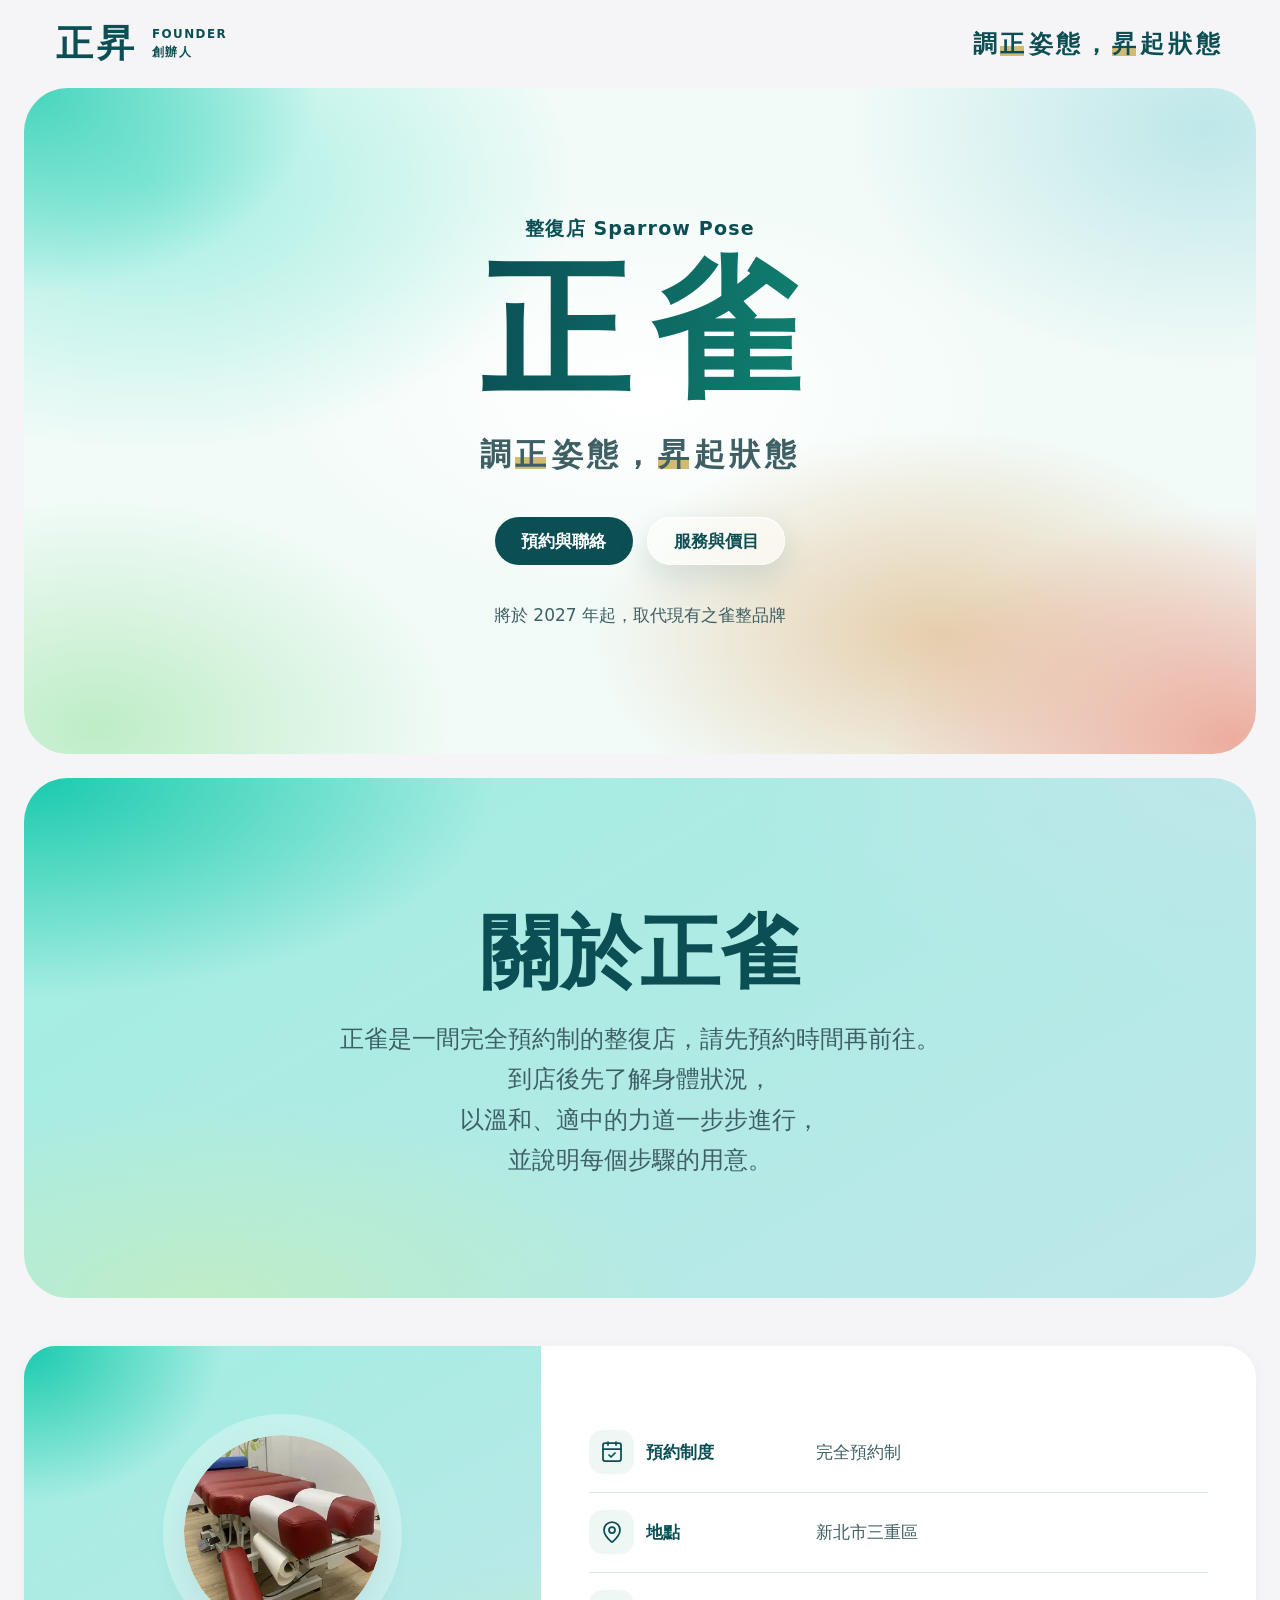
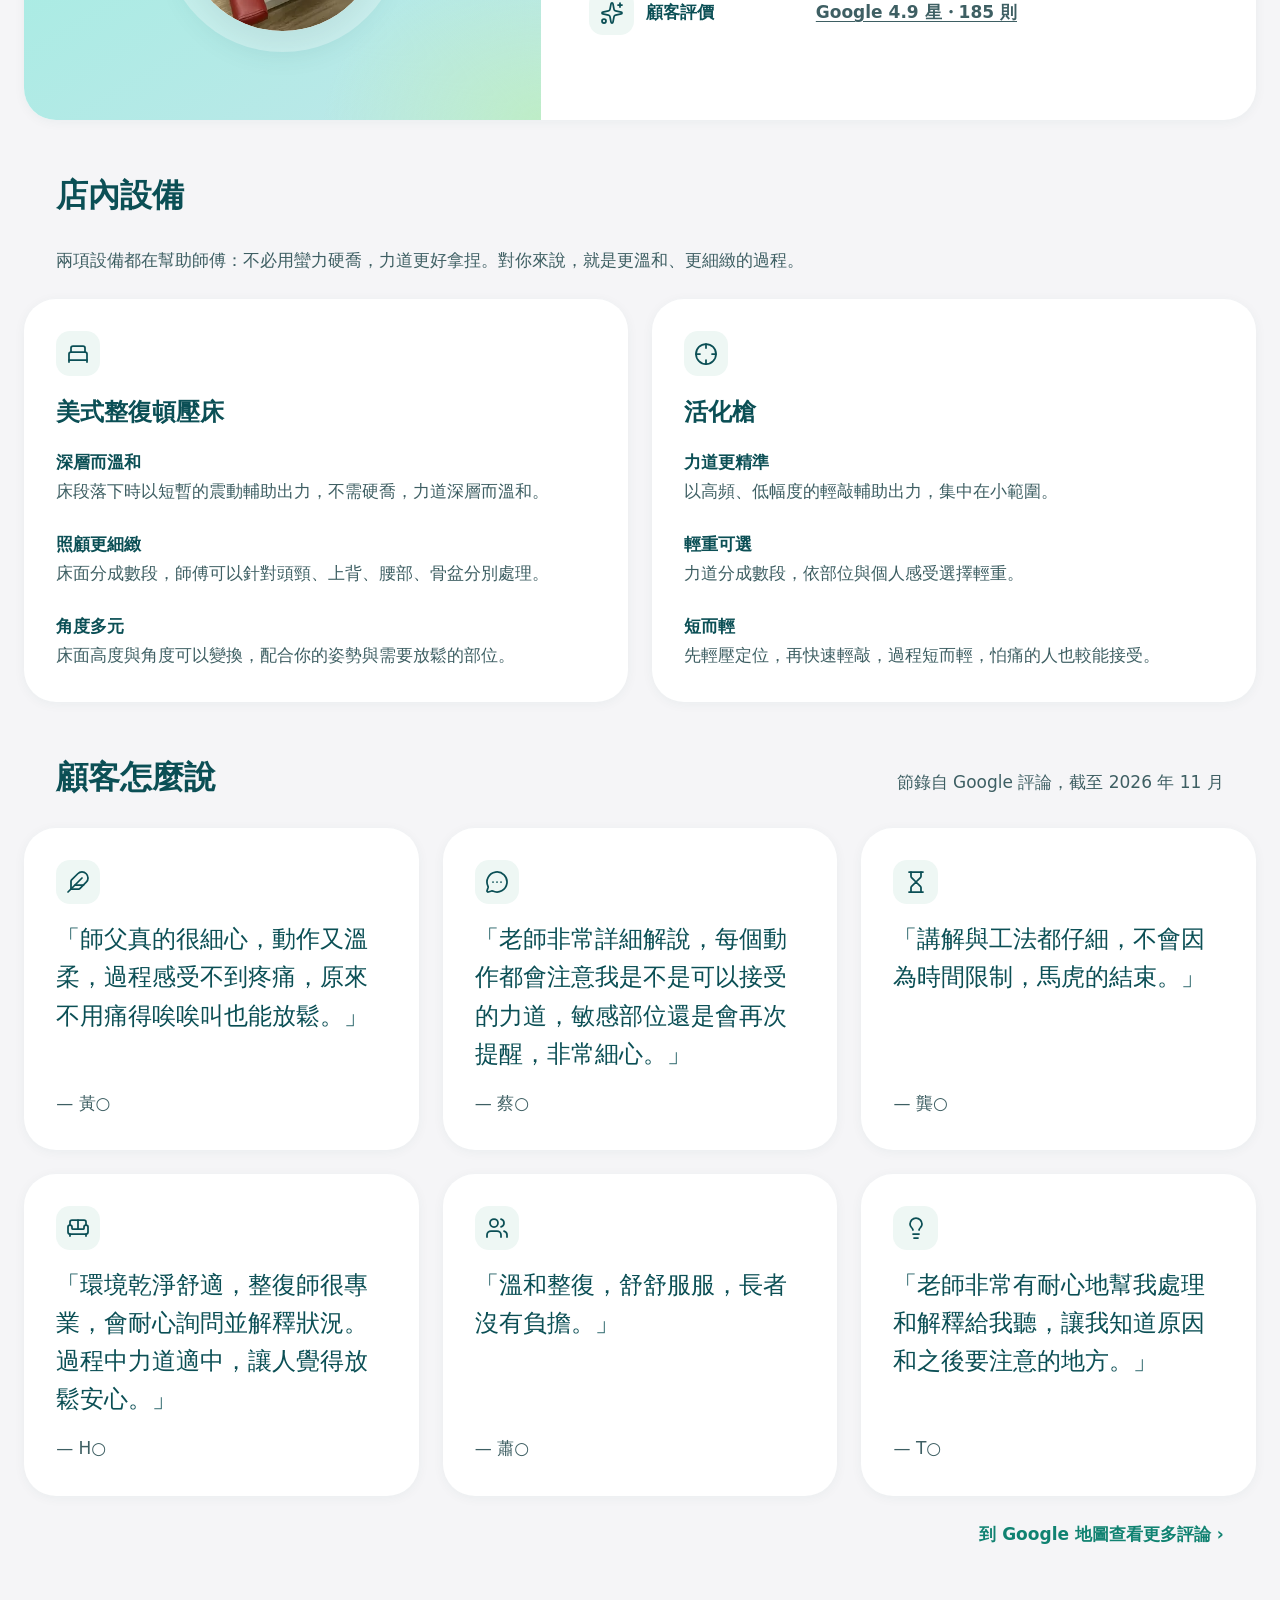
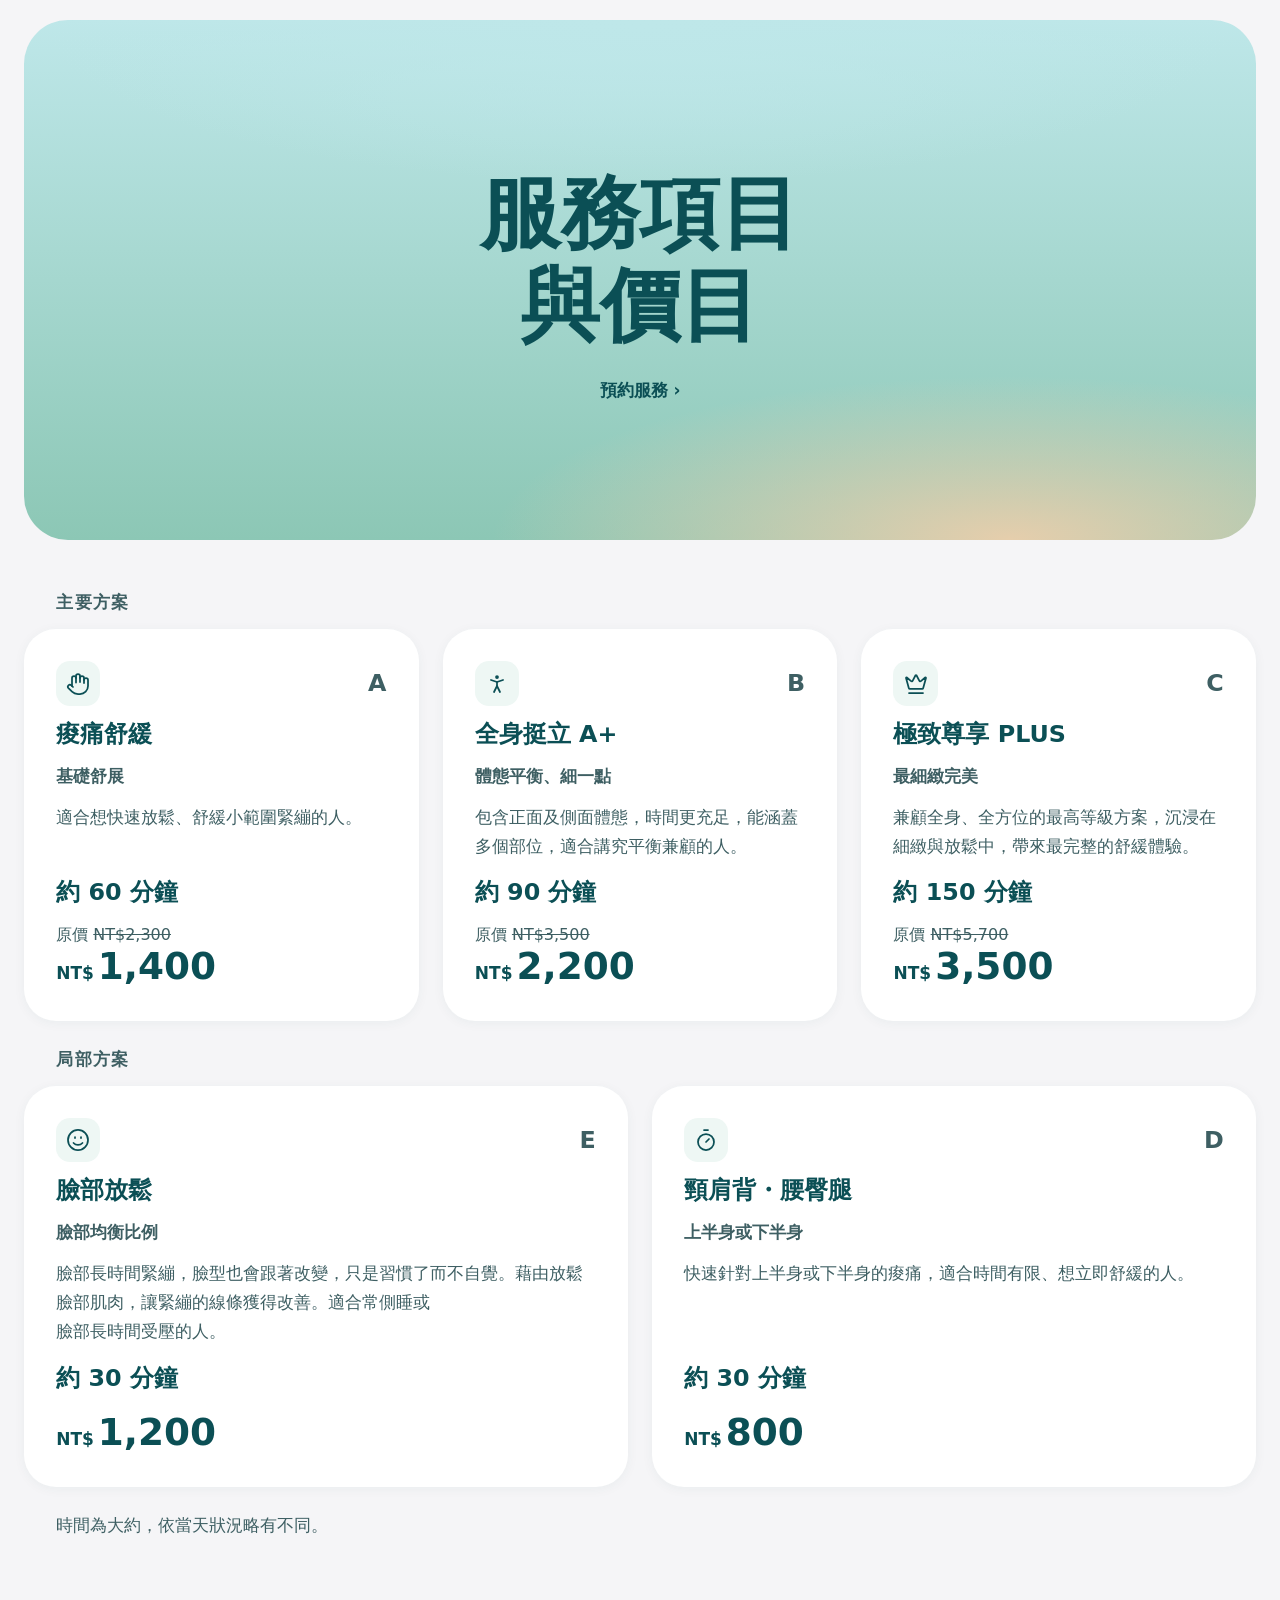
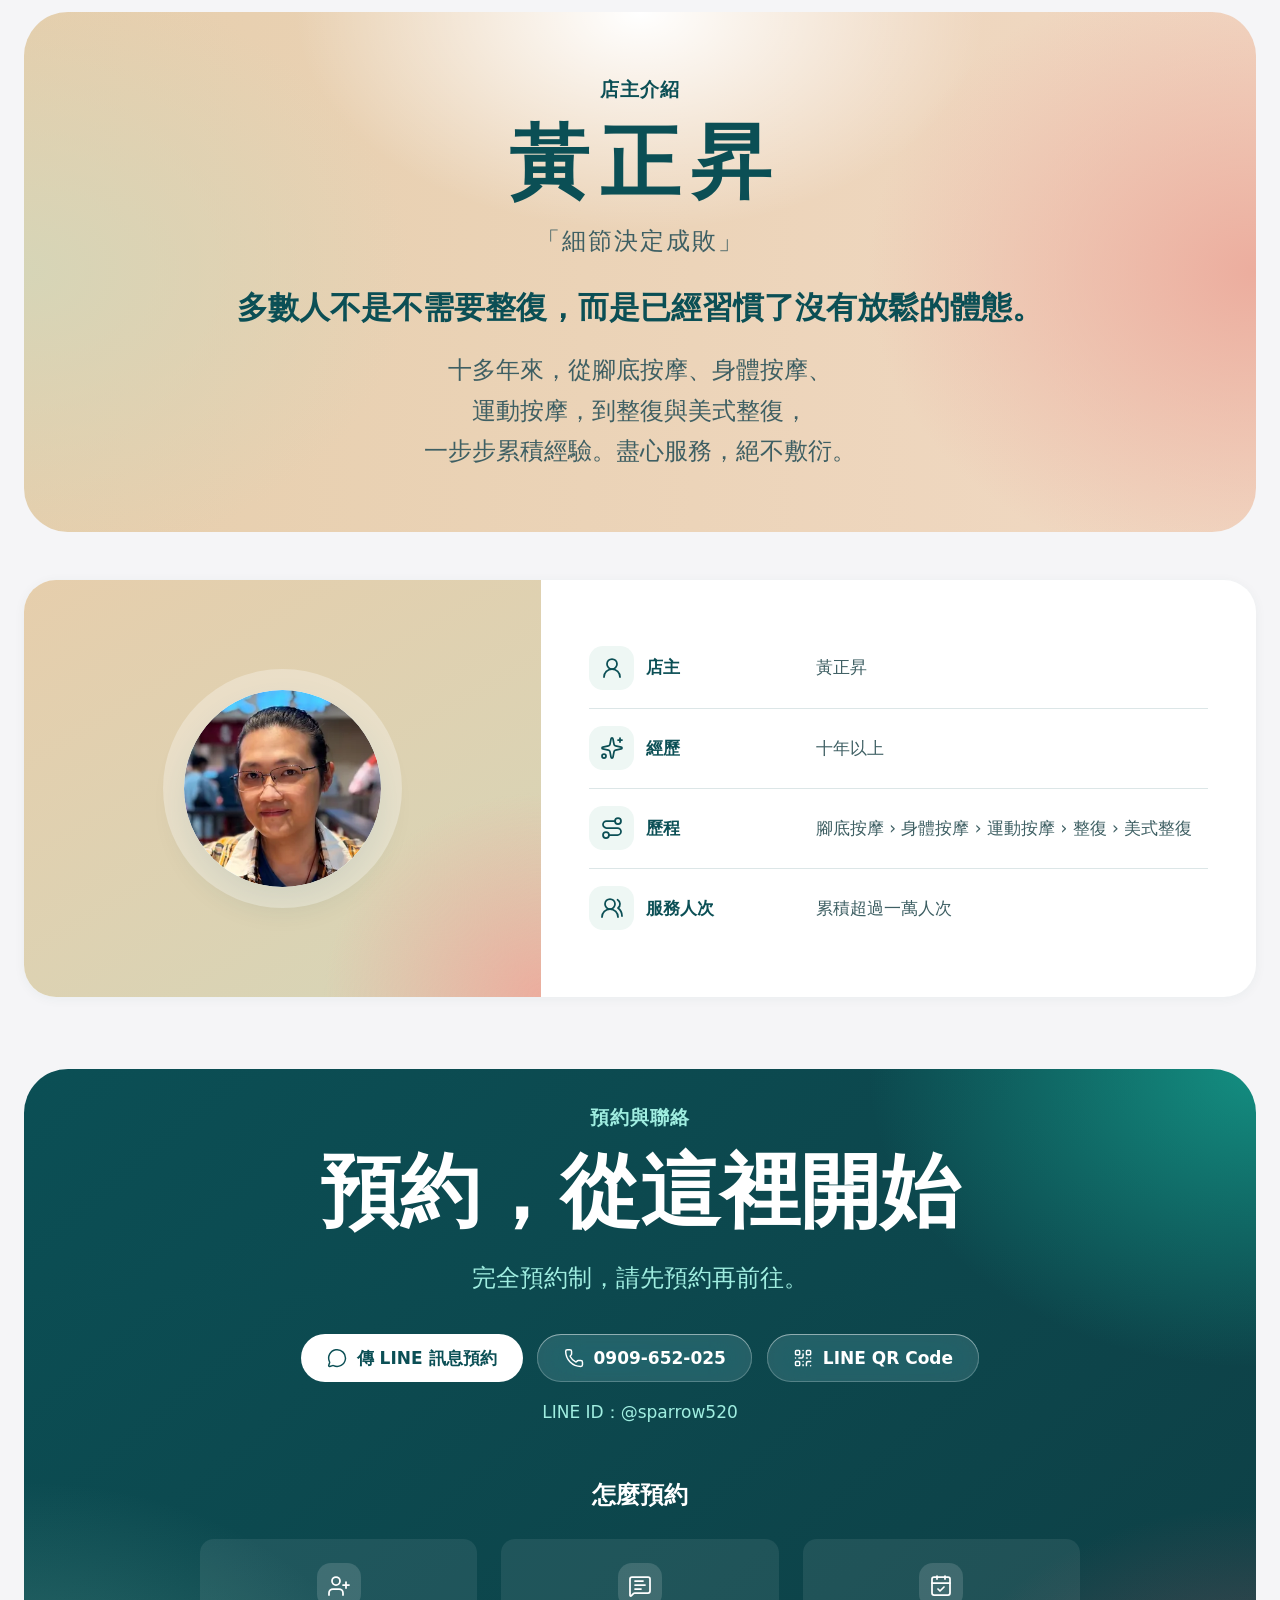
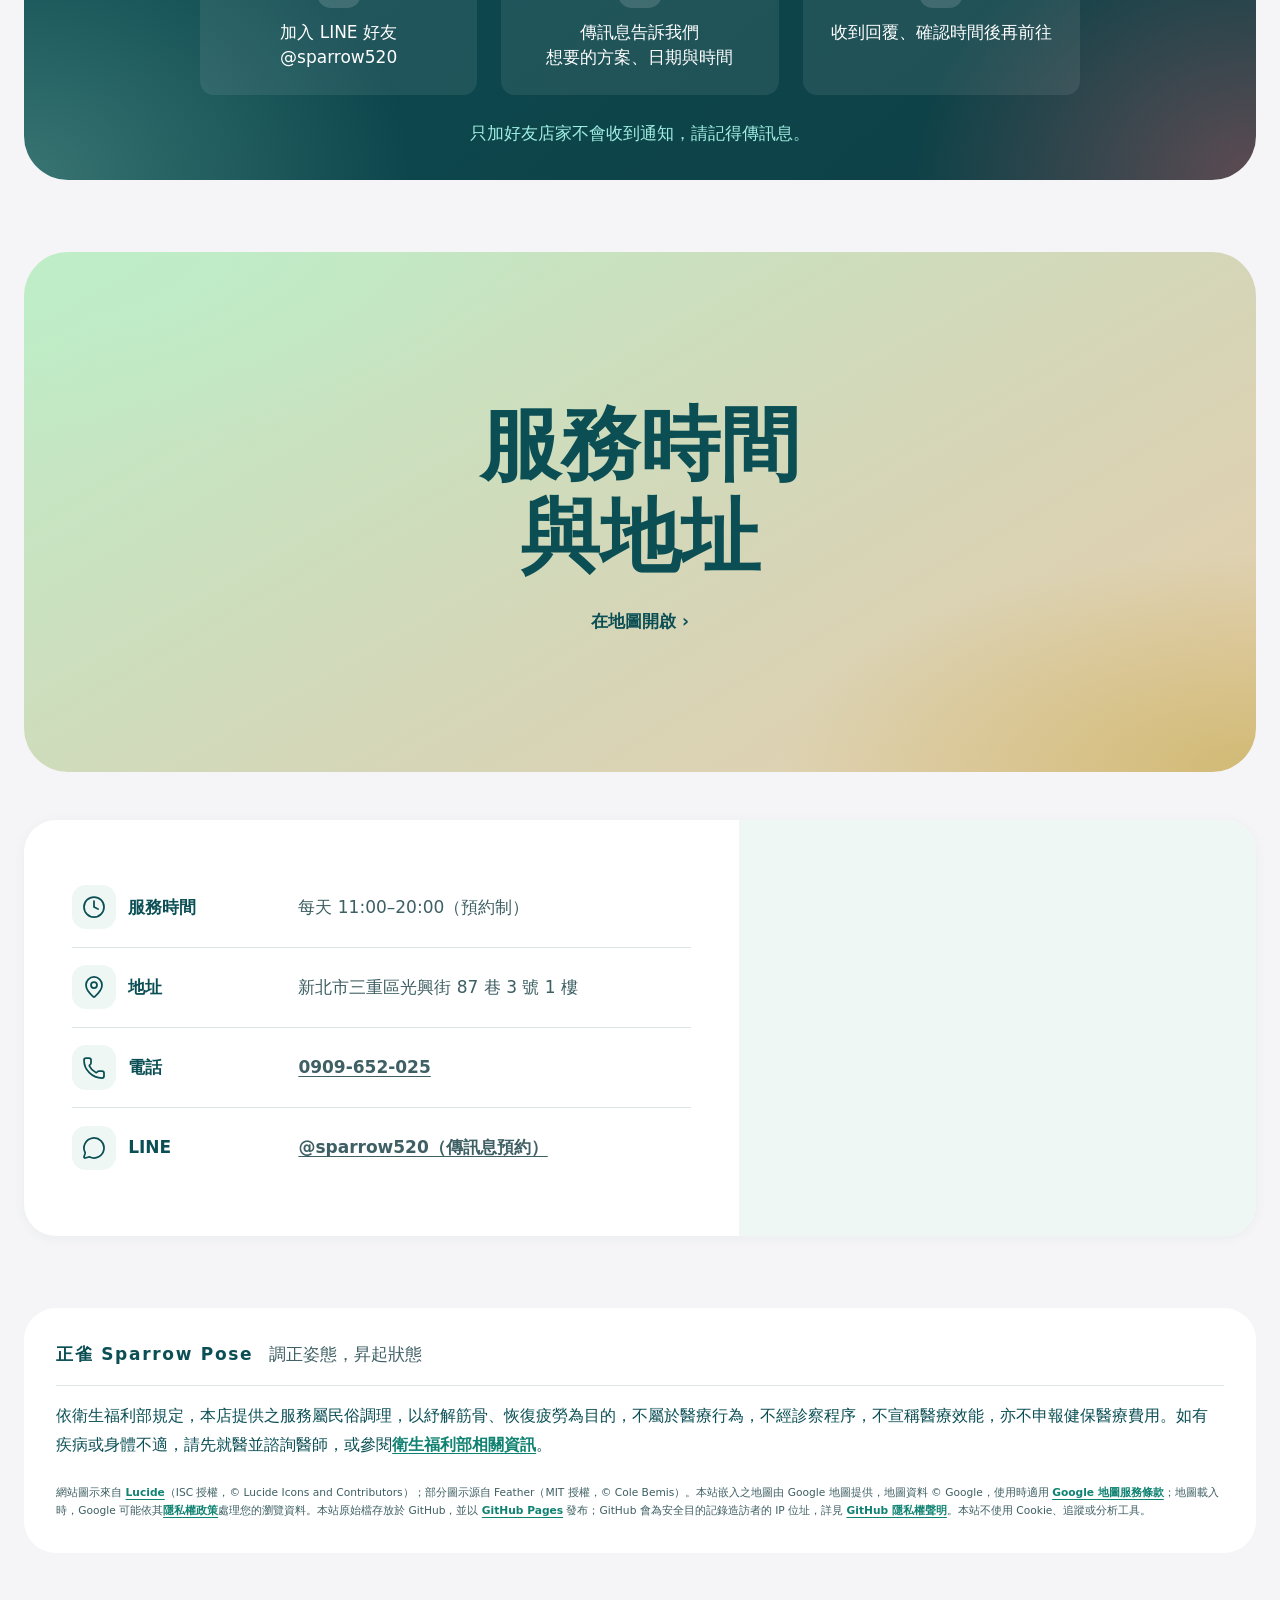
<file: index.html>
<!doctype html>
<!-- Generated by sparrowpose-website-builder from content/. Do not edit here: changes are overwritten on the next build. -->
<html lang="zh-Hant-TW">
<head>
  <meta charset="utf-8">
  <meta name="viewport" content="width=device-width, initial-scale=1">
  <title>正雀 Sparrow Pose｜調正姿態，昇起狀態</title>
  <meta name="description" content="正雀 Sparrow Pose 整復店，位於新北市三重區，完全預約制。調正姿態，昇起狀態。">
  <link rel="canonical" href="https://sparrowpose.tw/">
  <meta name="theme-color" content="#0B4F55">
  <link rel="stylesheet" href="assets/style.css?v=261110-30">
</head>
<body>
  <header class="site-bar">
    <div class="site-bar-inner">
      <p class="signature"><span class="signature-name">正昇</span><span class="signature-lines">FOUNDER<br>創辦人</span></p>
      <p class="bar-slogan">調<em class="mark">正</em>姿態，<em class="mark">昇</em>起狀態</p>
    </div>
  </header>
  <main id="main">
    <section class="band band--hero" aria-labelledby="page-title">
    <p class="eyebrow">整復店 Sparrow Pose</p>
    <h1 id="page-title" class="hero-zh">正雀</h1>
    <p class="sub sub--slogan">調<em class="mark">正</em>姿態，<wbr><em class="mark">昇</em>起狀態</p>
    <p class="btns"><a class="pill pill-dark" href="#contact">預約與聯絡</a><a class="pill glass" href="#plans">服務與價目</a></p>
    <p class="hero-note"><span class="phrase">將於 2027 年起，</span><span class="phrase">取代現有之雀整品牌</span></p>
    </section>
    <!-- Apple layout (Billy 2026-11-10): every chapter = band (eyebrow + headline) → one white split card.
         Spacing: band↔band 24px; band→its card 32/48px; card→next band 88/136px. -->
    <section class="chapter-wrap" id="about" aria-labelledby="about-title">
    <div class="band band--green">
    <h2 id="about-title" class="chapter">關於正雀</h2>
    <p class="sub"><span class="phrase">正雀是一間完全預約制的整復店，</span><span class="phrase">請先預約時間再前往。</span><br><span class="phrase">到店後先了解身體狀況，</span><span class="phrase">以溫和、適中的力道一步步進行，</span><span class="phrase">並說明每個步驟的用意。</span></p>
    </div>
    <div class="detail">
    <div class="wrap">
    <div class="split">
    <div class="panel panel--green"><span class="disc disc--photo"><img src="assets/img/room-320.webp" srcset="assets/img/room-320.webp 320w, assets/img/room-640.webp 640w" sizes="200px" width="320" height="320" alt="正雀店內的整復床" decoding="async"></span></div>
    <div class="split-text">
    <dl class="info">
    <div><dt><span class="ico"><svg class="icon" aria-hidden="true" focusable="false" xmlns="http://www.w3.org/2000/svg" viewBox="0 0 24 24" fill="none" stroke="currentColor" stroke-width="2" stroke-linecap="round" stroke-linejoin="round" ><path d="M8 2v3" /><path d="M16 2v3" /><rect x="3" y="3" width="18" height="18" rx="2" /><path d="M3 9h18" /><path d="m9 15 2 2 4-4" /></svg></span>預約制度</dt><dd>完全預約制</dd></div>
    <div><dt><span class="ico"><svg class="icon" aria-hidden="true" focusable="false" xmlns="http://www.w3.org/2000/svg" viewBox="0 0 24 24" fill="none" stroke="currentColor" stroke-width="2" stroke-linecap="round" stroke-linejoin="round" ><path d="M20 10c0 4.993-5.539 10.193-7.399 11.799a1 1 0 0 1-1.202 0C9.539 20.193 4 14.993 4 10a8 8 0 0 1 16 0" /><circle cx="12" cy="10" r="3" /></svg></span>地點</dt><dd>新北市三重區</dd></div>
    <div><dt><span class="ico"><svg class="icon" aria-hidden="true" focusable="false" xmlns="http://www.w3.org/2000/svg" viewBox="0 0 24 24" fill="none" stroke="currentColor" stroke-width="2" stroke-linecap="round" stroke-linejoin="round" ><path d="M11.017 2.814a1 1 0 0 1 1.966 0l1.051 5.558a2 2 0 0 0 1.594 1.594l5.558 1.051a1 1 0 0 1 0 1.966l-5.558 1.051a2 2 0 0 0-1.594 1.594l-1.051 5.558a1 1 0 0 1-1.966 0l-1.051-5.558a2 2 0 0 0-1.594-1.594l-5.558-1.051a1 1 0 0 1 0-1.966l5.558-1.051a2 2 0 0 0 1.594-1.594z" /><path d="M20 2v4" /><path d="M22 4h-4" /><circle cx="4" cy="20" r="2" /></svg></span>顧客評價</dt><dd><a href="https://www.google.com/maps?cid=9633744273917175349">Google 4.9 星・185 則</a></dd></div>
    </dl>
    </div>
    </div>
    <div class="quotes-head"><h3 class="quotes-title">店內設備</h3></div>
    <p class="features-lead"><span class="phrase">兩項設備都在幫助師傅：</span><span class="phrase">不必用蠻力硬喬，</span><span class="phrase">力道更好拿捏。</span><span class="phrase">對你來說，</span><span class="phrase">就是更溫和、</span><span class="phrase">更細緻的過程。</span></p>
    <div class="quotes features">
    <article class="quote feature"><span class="ico"><svg class="icon" aria-hidden="true" focusable="false" xmlns="http://www.w3.org/2000/svg" viewBox="0 0 24 24" fill="none" stroke="currentColor" stroke-width="2" stroke-linecap="round" stroke-linejoin="round" ><path d="M3 20v-8a2 2 0 0 1 2-2h14a2 2 0 0 1 2 2v8" /><path d="M5 10V6a2 2 0 0 1 2-2h10a2 2 0 0 1 2 2v4" /><path d="M3 18h18" /></svg></span><h4 class="feature-title">美式整復頓壓床</h4><ul class="feature-list"><li><strong>深層而溫和</strong>床段落下時以短暫的震動輔助出力，不需硬喬，力道深層而溫和。</li><li><strong>照顧更細緻</strong>床面分成數段，師傅可以針對頭頸、上背、腰部、骨盆分別處理。</li><li><strong>角度多元</strong>床面高度與角度可以變換，配合你的姿勢與需要放鬆的部位。</li></ul></article>
    <article class="quote feature"><span class="ico"><svg class="icon" aria-hidden="true" focusable="false" xmlns="http://www.w3.org/2000/svg" viewBox="0 0 24 24" fill="none" stroke="currentColor" stroke-width="2" stroke-linecap="round" stroke-linejoin="round" ><circle cx="12" cy="12" r="10" /><line x1="22" x2="18" y1="12" y2="12" /><line x1="6" x2="2" y1="12" y2="12" /><line x1="12" x2="12" y1="6" y2="2" /><line x1="12" x2="12" y1="22" y2="18" /></svg></span><h4 class="feature-title">活化槍</h4><ul class="feature-list"><li><strong>力道更精準</strong>以高頻、低幅度的輕敲輔助出力，集中在小範圍。</li><li><strong>輕重可選</strong>力道分成數段，依部位與個人感受選擇輕重。</li><li><strong>短而輕</strong>先輕壓定位，再快速輕敲，過程短而輕，怕痛的人也較能接受。</li></ul></article>
    </div>
    <div class="quotes-head"><h3 class="quotes-title">顧客怎麼說</h3><p class="quotes-meta">節錄自 Google 評論，截至 2026 年 11 月</p></div>
    <div class="quotes">
    <figure class="quote"><span class="ico"><svg class="icon" aria-hidden="true" focusable="false" xmlns="http://www.w3.org/2000/svg" viewBox="0 0 24 24" fill="none" stroke="currentColor" stroke-width="2" stroke-linecap="round" stroke-linejoin="round" ><path d="M14.086 18.412A2 2 0 0112.67 19H5v-7.672a2 2 0 01.586-1.414L11.75 3.75a6 6 0 118.49 8.49z" /><path d="M16 8 2 22" /><path d="M17.488 15H9" /></svg></span><blockquote>師父真的很細心，動作又溫柔，過程感受不到疼痛，原來不用痛得唉唉叫也能放鬆。</blockquote><figcaption>黃○</figcaption></figure>
    <figure class="quote"><span class="ico"><svg class="icon" aria-hidden="true" focusable="false" xmlns="http://www.w3.org/2000/svg" viewBox="0 0 24 24" fill="none" stroke="currentColor" stroke-width="2" stroke-linecap="round" stroke-linejoin="round" ><path d="M2.992 16.342a2 2 0 0 1 .094 1.167l-1.065 3.29a1 1 0 0 0 1.236 1.168l3.413-.998a2 2 0 0 1 1.099.092 10 10 0 1 0-4.777-4.719" /><path d="M8 12h.01" /><path d="M12 12h.01" /><path d="M16 12h.01" /></svg></span><blockquote>老師非常詳細解說，每個動作都會注意我是不是可以接受的力道，敏感部位還是會再次提醒，非常細心。</blockquote><figcaption>蔡○</figcaption></figure>
    <figure class="quote"><span class="ico"><svg class="icon" aria-hidden="true" focusable="false" xmlns="http://www.w3.org/2000/svg" viewBox="0 0 24 24" fill="none" stroke="currentColor" stroke-width="2" stroke-linecap="round" stroke-linejoin="round" ><path d="M5 22h14" /><path d="M5 2h14" /><path d="M17 22v-4.172a2 2 0 0 0-.586-1.414L12 12l-4.414 4.414A2 2 0 0 0 7 17.828V22" /><path d="M7 2v4.172a2 2 0 0 0 .586 1.414L12 12l4.414-4.414A2 2 0 0 0 17 6.172V2" /></svg></span><blockquote>講解與工法都仔細，不會因為時間限制，馬虎的結束。</blockquote><figcaption>龔○</figcaption></figure>
    <figure class="quote"><span class="ico"><svg class="icon" aria-hidden="true" focusable="false" xmlns="http://www.w3.org/2000/svg" viewBox="0 0 24 24" fill="none" stroke="currentColor" stroke-width="2" stroke-linecap="round" stroke-linejoin="round" ><path d="M20 9V6a2 2 0 0 0-2-2H6a2 2 0 0 0-2 2v3" /><path d="M2 16a2 2 0 0 0 2 2h16a2 2 0 0 0 2-2v-5a2 2 0 0 0-4 0v1.5a.5.5 0 0 1-.5.5h-11a.5.5 0 0 1-.5-.5V11a2 2 0 0 0-4 0z" /><path d="M4 18v2" /><path d="M20 18v2" /><path d="M12 4v9" /></svg></span><blockquote>環境乾淨舒適，整復師很專業，會耐心詢問並解釋狀況。過程中力道適中，讓人覺得放鬆安心。</blockquote><figcaption>H○</figcaption></figure>
    <figure class="quote"><span class="ico"><svg class="icon" aria-hidden="true" focusable="false" xmlns="http://www.w3.org/2000/svg" viewBox="0 0 24 24" fill="none" stroke="currentColor" stroke-width="2" stroke-linecap="round" stroke-linejoin="round" ><path d="M16 21v-2a4 4 0 0 0-4-4H6a4 4 0 0 0-4 4v2" /><path d="M16 3.128a4 4 0 0 1 0 7.744" /><path d="M22 21v-2a4 4 0 0 0-3-3.87" /><circle cx="9" cy="7" r="4" /></svg></span><blockquote>溫和整復，舒舒服服，長者沒有負擔。</blockquote><figcaption>蕭○</figcaption></figure>
    <figure class="quote"><span class="ico"><svg class="icon" aria-hidden="true" focusable="false" xmlns="http://www.w3.org/2000/svg" viewBox="0 0 24 24" fill="none" stroke="currentColor" stroke-width="2" stroke-linecap="round" stroke-linejoin="round" ><path d="M15 14c.2-1 .7-1.7 1.5-2.5 1-.9 1.5-2.2 1.5-3.5A6 6 0 0 0 6 8c0 1 .2 2.2 1.5 3.5.7.7 1.3 1.5 1.5 2.5" /><path d="M9 18h6" /><path d="M10 22h4" /></svg></span><blockquote>老師非常有耐心地幫我處理和解釋給我聽，讓我知道原因和之後要注意的地方。</blockquote><figcaption>T○</figcaption></figure>
    </div>
    <p class="quotes-more"><a class="more" href="https://www.google.com/maps?cid=9633744273917175349">到 Google 地圖查看更多評論 ›</a></p>
    </div>
    </div>
    </section>
    <section class="chapter-wrap" id="services" aria-labelledby="services-title">
    <div class="band band--sage">
    <h2 id="services-title" class="chapter">服務項目<br>與價目</h2>
    <p class="band-link"><a class="more" href="#contact">預約服務 ›</a></p>
    </div>
    <div class="detail">
    <div class="wrap">
    <h3 class="plans-label" id="plans">主要方案</h3>
    <div class="plans plans--main">
    <article class="plan"><div class="plan-head"><span class="ico"><svg class="icon" aria-hidden="true" focusable="false" xmlns="http://www.w3.org/2000/svg" viewBox="0 0 24 24" fill="none" stroke="currentColor" stroke-width="2" stroke-linecap="round" stroke-linejoin="round" ><path d="M18 11V6a2 2 0 0 0-2-2a2 2 0 0 0-2 2" /><path d="M14 10V4a2 2 0 0 0-2-2a2 2 0 0 0-2 2v2" /><path d="M10 10.5V6a2 2 0 0 0-2-2a2 2 0 0 0-2 2v8" /><path d="M18 8a2 2 0 1 1 4 0v6a8 8 0 0 1-8 8h-2c-2.8 0-4.5-.86-5.99-2.34l-3.6-3.6a2 2 0 0 1 2.83-2.82L7 15" /></svg></span><p class="plan-code"><span class="vh">方案 </span>A</p></div><h4 class="plan-title">痠痛舒緩</h4><p class="plan-tag">基礎舒展</p><p class="plan-desc">適合想快速放鬆、舒緩小範圍緊繃的人。</p><p class="plan-name">約 60 分鐘</p><p class="plan-price"><span class="plan-orig">原價 <del>NT$2,300</del></span><span class="plan-now"><span class="plan-cur">NT$</span>1,400</span></p></article>
    <article class="plan"><div class="plan-head"><span class="ico"><svg class="icon" aria-hidden="true" focusable="false" xmlns="http://www.w3.org/2000/svg" viewBox="0 0 24 24" fill="none" stroke="currentColor" stroke-width="2" stroke-linecap="round" stroke-linejoin="round" ><circle cx="12" cy="5" r="1" /><path d="m9 20 3-6 3 6" /><path d="m6 8 6 2 6-2" /><path d="M12 10v4" /></svg></span><p class="plan-code"><span class="vh">方案 </span>B</p></div><h4 class="plan-title">全身挺立 A+</h4><p class="plan-tag">體態平衡、細一點</p><p class="plan-desc">包含正面及側面體態，時間更充足，能涵蓋多個部位，適合講究平衡兼顧的人。</p><p class="plan-name">約 90 分鐘</p><p class="plan-price"><span class="plan-orig">原價 <del>NT$3,500</del></span><span class="plan-now"><span class="plan-cur">NT$</span>2,200</span></p></article>
    <article class="plan"><div class="plan-head"><span class="ico"><svg class="icon" aria-hidden="true" focusable="false" xmlns="http://www.w3.org/2000/svg" viewBox="0 0 24 24" fill="none" stroke="currentColor" stroke-width="2" stroke-linecap="round" stroke-linejoin="round" ><path d="M11.562 3.266a.5.5 0 0 1 .876 0L15.39 8.87a1 1 0 0 0 1.516.294L21.183 5.5a.5.5 0 0 1 .798.519l-2.834 10.246a1 1 0 0 1-.956.734H5.81a1 1 0 0 1-.957-.734L2.02 6.02a.5.5 0 0 1 .798-.519l4.276 3.664a1 1 0 0 0 1.516-.294z" /><path d="M5 21h14" /></svg></span><p class="plan-code"><span class="vh">方案 </span>C</p></div><h4 class="plan-title">極致尊享 PLUS</h4><p class="plan-tag">最細緻完美</p><p class="plan-desc">兼顧全身、全方位的最高等級方案，沉浸在細緻與放鬆中，帶來最完整的舒緩體驗。</p><p class="plan-name">約 150 分鐘</p><p class="plan-price"><span class="plan-orig">原價 <del>NT$5,700</del></span><span class="plan-now"><span class="plan-cur">NT$</span>3,500</span></p></article>
    </div>
    <h3 class="plans-label">局部方案</h3>
    <div class="plans plans--extra">
    <article class="plan"><div class="plan-head"><span class="ico"><svg class="icon" aria-hidden="true" focusable="false" xmlns="http://www.w3.org/2000/svg" viewBox="0 0 24 24" fill="none" stroke="currentColor" stroke-width="2" stroke-linecap="round" stroke-linejoin="round" ><path d="M15 10V9" /><path d="M16.472 15a6 6 0 01-8.943 0" /><path d="M9 10V9" /><circle cx="12" cy="12" r="10" /></svg></span><p class="plan-code"><span class="vh">方案 </span>E</p></div><h4 class="plan-title">臉部放鬆</h4><p class="plan-tag">臉部均衡比例</p><p class="plan-desc">臉部長時間緊繃，臉型也會跟著改變，只是習慣了而不自覺。藉由放鬆臉部肌肉，讓緊繃的線條獲得改善。<span class="phrase">適合常側睡或</span><span class="phrase">臉部長時間受壓的人。</span></p><p class="plan-name">約 30 分鐘</p><p class="plan-price"><span class="plan-now"><span class="plan-cur">NT$</span>1,200</span></p></article>
    <article class="plan"><div class="plan-head"><span class="ico"><svg class="icon" aria-hidden="true" focusable="false" xmlns="http://www.w3.org/2000/svg" viewBox="0 0 24 24" fill="none" stroke="currentColor" stroke-width="2" stroke-linecap="round" stroke-linejoin="round" ><line x1="10" x2="14" y1="2" y2="2" /><line x1="12" x2="15" y1="14" y2="11" /><circle cx="12" cy="14" r="8" /></svg></span><p class="plan-code"><span class="vh">方案 </span>D</p></div><h4 class="plan-title">頸肩背・腰臀腿</h4><p class="plan-tag">上半身或下半身</p><p class="plan-desc">快速針對上半身或下半身的痠痛，適合時間有限、想立即舒緩的人。</p><p class="plan-name">約 30 分鐘</p><p class="plan-price"><span class="plan-now"><span class="plan-cur">NT$</span>800</span></p></article>
    </div>
    <p class="plans-note">時間為大約，依當天狀況略有不同。</p>
    </div>
    </div>
    </section>
    <section class="chapter-wrap" id="owner" aria-labelledby="owner-title">
    <div class="band band--warm">
    <p class="eyebrow">店主介紹</p>
    <h2 id="owner-title" class="chapter chapter--name">黃正昇</h2>
    <p class="motto">「細節決定成敗」</p>
    <p class="statement"><span class="phrase">多數人不是不需要整復，</span><span class="phrase">而是已經習慣了</span><span class="phrase">沒有放鬆的體態。</span></p>
    <p class="sub"><span class="phrase">十多年來，</span><span class="phrase">從腳底按摩、身體按摩、</span><span class="phrase">運動按摩，</span><span class="phrase">到整復與美式整復，</span><span class="phrase">一步步累積經驗。</span><span class="phrase">盡心服務，</span><span class="phrase">絕不敷衍。</span></p>
    </div>
    <div class="detail">
    <div class="wrap">
    <div class="split">
    <div class="panel panel--warm"><span class="disc disc--photo"><img src="assets/img/owner-320.webp" srcset="assets/img/owner-320.webp 320w, assets/img/owner-640.webp 640w" sizes="200px" width="320" height="320" alt="店主黃正昇" decoding="async"></span></div>
    <div class="split-text">
    <dl class="info">
    <div><dt><span class="ico"><svg class="icon" aria-hidden="true" focusable="false" xmlns="http://www.w3.org/2000/svg" viewBox="0 0 24 24" fill="none" stroke="currentColor" stroke-width="2" stroke-linecap="round" stroke-linejoin="round" ><circle cx="12" cy="8" r="5" /><path d="M20 21a8 8 0 0 0-16 0" /></svg></span>店主</dt><dd>黃正昇</dd></div>
    <div><dt><span class="ico"><svg class="icon" aria-hidden="true" focusable="false" xmlns="http://www.w3.org/2000/svg" viewBox="0 0 24 24" fill="none" stroke="currentColor" stroke-width="2" stroke-linecap="round" stroke-linejoin="round" ><path d="M11.017 2.814a1 1 0 0 1 1.966 0l1.051 5.558a2 2 0 0 0 1.594 1.594l5.558 1.051a1 1 0 0 1 0 1.966l-5.558 1.051a2 2 0 0 0-1.594 1.594l-1.051 5.558a1 1 0 0 1-1.966 0l-1.051-5.558a2 2 0 0 0-1.594-1.594l-5.558-1.051a1 1 0 0 1 0-1.966l5.558-1.051a2 2 0 0 0 1.594-1.594z" /><path d="M20 2v4" /><path d="M22 4h-4" /><circle cx="4" cy="20" r="2" /></svg></span>經歷</dt><dd>十年以上</dd></div>
    <div><dt><span class="ico"><svg class="icon" aria-hidden="true" focusable="false" xmlns="http://www.w3.org/2000/svg" viewBox="0 0 24 24" fill="none" stroke="currentColor" stroke-width="2" stroke-linecap="round" stroke-linejoin="round" ><circle cx="6" cy="19" r="3" /><path d="M9 19h8.5a3.5 3.5 0 0 0 0-7h-11a3.5 3.5 0 0 1 0-7H15" /><circle cx="18" cy="5" r="3" /></svg></span>歷程</dt><dd><span><span class="phrase">腳底按摩 ›</span> <span class="phrase">身體按摩 ›</span> <span class="phrase">運動按摩 ›</span> <span class="phrase">整復 ›</span> <span class="phrase">美式整復</span></span></dd></div>
    <div><dt><span class="ico"><svg class="icon" aria-hidden="true" focusable="false" xmlns="http://www.w3.org/2000/svg" viewBox="0 0 24 24" fill="none" stroke="currentColor" stroke-width="2" stroke-linecap="round" stroke-linejoin="round" ><path d="M18 21a8 8 0 0 0-16 0" /><circle cx="10" cy="8" r="5" /><path d="M22 20c0-3.37-2-6.5-4-8a5 5 0 0 0-.45-8.3" /></svg></span>服務人次</dt><dd>累積超過一萬人次</dd></div>
    </dl>
    </div>
    </div>
    </div>
    </div>
    </section>
    <section class="band band--night" id="contact" aria-labelledby="contact-title">
    <p class="eyebrow">預約與聯絡</p>
    <h2 id="contact-title" class="chapter"><span class="phrase">預約，</span><span class="phrase">從這裡開始</span></h2>
    <p class="sub"><span class="phrase">完全預約制，</span><span class="phrase">請先預約再前往。</span></p>
    <div class="contact-row">
    <div class="contact-actions">
    <p class="btns"><a class="pill pill-line" href="https://line.me/R/oaMessage/@sparrow520/?%E6%82%A8%E5%A5%BD%EF%BC%8C%E6%88%91%E6%83%B3%E9%A0%90%E7%B4%84%E3%80%82%0A%E5%B8%8C%E6%9C%9B%E6%96%B9%E6%A1%88%EF%BC%9A%0A%E5%B8%8C%E6%9C%9B%E6%97%A5%E6%9C%9F%E8%88%87%E6%99%82%E9%96%93%EF%BC%9A"><svg class="icon" aria-hidden="true" focusable="false" xmlns="http://www.w3.org/2000/svg" viewBox="0 0 24 24" fill="none" stroke="currentColor" stroke-width="2" stroke-linecap="round" stroke-linejoin="round" ><path d="M2.992 16.342a2 2 0 0 1 .094 1.167l-1.065 3.29a1 1 0 0 0 1.236 1.168l3.413-.998a2 2 0 0 1 1.099.092 10 10 0 1 0-4.777-4.719" /></svg>傳 LINE 訊息預約</a><a class="pill glass-dark" href="tel:+886909652025"><svg class="icon" aria-hidden="true" focusable="false" xmlns="http://www.w3.org/2000/svg" viewBox="0 0 24 24" fill="none" stroke="currentColor" stroke-width="2" stroke-linecap="round" stroke-linejoin="round" ><path d="M13.832 16.568a1 1 0 0 0 1.213-.303l.355-.465A2 2 0 0 1 17 15h3a2 2 0 0 1 2 2v3a2 2 0 0 1-2 2A18 18 0 0 1 2 4a2 2 0 0 1 2-2h3a2 2 0 0 1 2 2v3a2 2 0 0 1-.8 1.6l-.468.351a1 1 0 0 0-.292 1.233 14 14 0 0 0 6.392 6.384" /></svg>0909-652-025</a><button class="pill glass-dark pill-qr" type="button" popovertarget="qr-pop"><svg class="icon" aria-hidden="true" focusable="false" xmlns="http://www.w3.org/2000/svg" viewBox="0 0 24 24" fill="none" stroke="currentColor" stroke-width="2" stroke-linecap="round" stroke-linejoin="round" ><rect width="5" height="5" x="3" y="3" rx="1" /><rect width="5" height="5" x="16" y="3" rx="1" /><rect width="5" height="5" x="3" y="16" rx="1" /><path d="M21 16h-3a2 2 0 0 0-2 2v3" /><path d="M21 21v.01" /><path d="M12 7v3a2 2 0 0 1-2 2H7" /><path d="M3 12h.01" /><path d="M12 3h.01" /><path d="M12 16v.01" /><path d="M16 12h1" /><path d="M21 12v.01" /><path d="M12 21v-1" /></svg>LINE QR Code</button></p>
    <p class="line-id">LINE ID：@sparrow520</p>
    </div>
    </div>
    <div class="qr-pop" id="qr-pop" popover><figure class="qr-card"><svg class="qr" role="img" aria-label="LINE 官方帳號 @sparrow520 的 QR Code" xmlns="http://www.w3.org/2000/svg" viewBox="0 0 29 29" shape-rendering="crispEdges"><path fill="#FFFFFF" d="M0 0h29v29H0z"/><path stroke="#0B4F55" d="M0 0.5h7m1 0h1m1 0h1m1 0h4m1 0h3m2 0h7M0 1.5h1m5 0h1m1 0h2m1 0h1m1 0h1m2 0h1m1 0h1m1 0h1m1 0h1m5 0h1M0 2.5h1m1 0h3m1 0h1m2 0h1m1 0h2m3 0h1m1 0h2m2 0h1m1 0h3m1 0h1M0 3.5h1m1 0h3m1 0h1m1 0h3m1 0h1m1 0h2m4 0h1m1 0h1m1 0h3m1 0h1M0 4.5h1m1 0h3m1 0h1m2 0h3m2 0h1m1 0h2m1 0h1m2 0h1m1 0h3m1 0h1M0 5.5h1m5 0h1m6 0h1m1 0h2m2 0h2m1 0h1m5 0h1M0 6.5h7m1 0h1m1 0h1m1 0h1m1 0h1m1 0h1m1 0h1m1 0h1m1 0h7M8 7.5h3m1 0h1m2 0h3m1 0h1M0 8.5h1m1 0h2m1 0h3m5 0h1m1 0h4m3 0h1m2 0h1m1 0h2M3 9.5h2m3 0h3m2 0h3m3 0h1m1 0h2m1 0h1m3 0h1M2 10.5h2m2 0h2m3 0h3m7 0h2m3 0h2M5 11.5h1m1 0h4m5 0h1m1 0h2m3 0h1m4 0h1M0 12.5h3m2 0h3m1 0h1m2 0h1m1 0h1m2 0h1m1 0h1m5 0h2M1 13.5h1m1 0h1m1 0h1m1 0h5m2 0h1m2 0h3m2 0h1m3 0h3M2 14.5h1m2 0h2m1 0h1m1 0h4m2 0h1m2 0h1m1 0h1m2 0h1m1 0h3M0 15.5h1m2 0h3m5 0h2m1 0h1m1 0h1m1 0h1m1 0h1m2 0h1m3 0h1M0 16.5h1m1 0h2m2 0h3m1 0h1m1 0h1m1 0h2m2 0h1m2 0h1m1 0h3m1 0h1M1 17.5h3m1 0h1m4 0h1m1 0h1m1 0h1m1 0h1m3 0h1m2 0h1m1 0h3M0 18.5h1m2 0h1m2 0h1m3 0h1m1 0h4m2 0h1m1 0h1m2 0h2m1 0h1M3 19.5h2m4 0h1m1 0h1m1 0h2m2 0h3m1 0h1m1 0h2m1 0h1M1 20.5h1m4 0h3m2 0h4m2 0h2m1 0h7M8 21.5h1m6 0h1m4 0h1m3 0h5M0 22.5h7m1 0h3m1 0h1m1 0h1m1 0h1m2 0h2m1 0h1m1 0h2m1 0h1M0 23.5h1m5 0h1m1 0h8m3 0h2m3 0h2m1 0h1M0 24.5h1m1 0h3m1 0h1m3 0h1m4 0h3m2 0h5m1 0h1m1 0h1M0 25.5h1m1 0h3m1 0h1m1 0h2m2 0h1m2 0h4m4 0h3m1 0h1M0 26.5h1m1 0h3m1 0h1m1 0h2m1 0h1m1 0h1m3 0h1m1 0h1m3 0h1m2 0h1m1 0h1M0 27.5h1m5 0h1m3 0h1m5 0h1m1 0h2m2 0h1m1 0h2m1 0h1M0 28.5h7m1 0h1m3 0h4m2 0h5m1 0h1m2 0h1"/></svg><figcaption><span class="phrase">用手機掃描，</span><span class="phrase">加好友後</span><span class="phrase">傳訊息預約</span></figcaption></figure><button class="pill pill-dark" type="button" popovertarget="qr-pop" popovertargetaction="hide" autofocus>關閉</button></div>
    <h3 class="steps-title">怎麼預約</h3>
    <ol class="steps">
    <li><span class="ico"><svg class="icon" aria-hidden="true" focusable="false" xmlns="http://www.w3.org/2000/svg" viewBox="0 0 24 24" fill="none" stroke="currentColor" stroke-width="2" stroke-linecap="round" stroke-linejoin="round" ><path d="M16 21v-2a4 4 0 0 0-4-4H6a4 4 0 0 0-4 4v2" /><circle cx="9" cy="7" r="4" /><line x1="19" x2="19" y1="8" y2="14" /><line x1="22" x2="16" y1="11" y2="11" /></svg></span><span><span class="phrase">加入 LINE 好友</span><br><span class="phrase">@sparrow520</span></span></li>
    <li><span class="ico"><svg class="icon" aria-hidden="true" focusable="false" xmlns="http://www.w3.org/2000/svg" viewBox="0 0 24 24" fill="none" stroke="currentColor" stroke-width="2" stroke-linecap="round" stroke-linejoin="round" ><path d="M22 17a2 2 0 0 1-2 2H6.828a2 2 0 0 0-1.414.586l-2.202 2.202A.71.71 0 0 1 2 21.286V5a2 2 0 0 1 2-2h16a2 2 0 0 1 2 2z" /><path d="M7 11h10" /><path d="M7 15h6" /><path d="M7 7h8" /></svg></span><span><span class="phrase">傳訊息告訴我們</span><br><span class="phrase">想要的方案、</span><span class="phrase">日期與時間</span></span></li>
    <li><span class="ico"><svg class="icon" aria-hidden="true" focusable="false" xmlns="http://www.w3.org/2000/svg" viewBox="0 0 24 24" fill="none" stroke="currentColor" stroke-width="2" stroke-linecap="round" stroke-linejoin="round" ><path d="M8 2v3" /><path d="M16 2v3" /><rect x="3" y="3" width="18" height="18" rx="2" /><path d="M3 9h18" /><path d="m9 15 2 2 4-4" /></svg></span><span><span class="phrase">收到回覆、</span><span class="phrase">確認時間後</span><span class="phrase">再前往</span></span></li>
    </ol>
    <p class="steps-note"><span class="phrase">只加好友店家不會收到通知，</span><span class="phrase">請記得傳訊息。</span></p>
    </section>
    <section class="chapter-wrap" id="visit" aria-labelledby="visit-title">
    <div class="band band--lime">
    <h2 id="visit-title" class="chapter">服務時間<br>與地址</h2>
    <p class="band-link"><a class="more" href="https://www.google.com/maps?cid=9633744273917175349">在地圖開啟 ›</a></p>
    </div>
    <div class="detail">
    <div class="wrap">
    <div class="split split--flip">
    <div class="split-text">
    <dl class="info">
    <div><dt><span class="ico"><svg class="icon" aria-hidden="true" focusable="false" xmlns="http://www.w3.org/2000/svg" viewBox="0 0 24 24" fill="none" stroke="currentColor" stroke-width="2" stroke-linecap="round" stroke-linejoin="round" ><circle cx="12" cy="12" r="10" /><path d="M12 6v6l4 2" /></svg></span>服務時間</dt><dd>每天 11:00–20:00（預約制）</dd></div>
    <div><dt><span class="ico"><svg class="icon" aria-hidden="true" focusable="false" xmlns="http://www.w3.org/2000/svg" viewBox="0 0 24 24" fill="none" stroke="currentColor" stroke-width="2" stroke-linecap="round" stroke-linejoin="round" ><path d="M20 10c0 4.993-5.539 10.193-7.399 11.799a1 1 0 0 1-1.202 0C9.539 20.193 4 14.993 4 10a8 8 0 0 1 16 0" /><circle cx="12" cy="10" r="3" /></svg></span>地址</dt><dd>新北市三重區光興街 87 巷 3 號 1 樓</dd></div>
    <div><dt><span class="ico"><svg class="icon" aria-hidden="true" focusable="false" xmlns="http://www.w3.org/2000/svg" viewBox="0 0 24 24" fill="none" stroke="currentColor" stroke-width="2" stroke-linecap="round" stroke-linejoin="round" ><path d="M13.832 16.568a1 1 0 0 0 1.213-.303l.355-.465A2 2 0 0 1 17 15h3a2 2 0 0 1 2 2v3a2 2 0 0 1-2 2A18 18 0 0 1 2 4a2 2 0 0 1 2-2h3a2 2 0 0 1 2 2v3a2 2 0 0 1-.8 1.6l-.468.351a1 1 0 0 0-.292 1.233 14 14 0 0 0 6.392 6.384" /></svg></span>電話</dt><dd><a href="tel:+886909652025">0909-652-025</a></dd></div>
    <div><dt><span class="ico"><svg class="icon" aria-hidden="true" focusable="false" xmlns="http://www.w3.org/2000/svg" viewBox="0 0 24 24" fill="none" stroke="currentColor" stroke-width="2" stroke-linecap="round" stroke-linejoin="round" ><path d="M2.992 16.342a2 2 0 0 1 .094 1.167l-1.065 3.29a1 1 0 0 0 1.236 1.168l3.413-.998a2 2 0 0 1 1.099.092 10 10 0 1 0-4.777-4.719" /></svg></span>LINE</dt><dd><a href="https://line.me/R/oaMessage/@sparrow520/?%E6%82%A8%E5%A5%BD%EF%BC%8C%E6%88%91%E6%83%B3%E9%A0%90%E7%B4%84%E3%80%82%0A%E5%B8%8C%E6%9C%9B%E6%96%B9%E6%A1%88%EF%BC%9A%0A%E5%B8%8C%E6%9C%9B%E6%97%A5%E6%9C%9F%E8%88%87%E6%99%82%E9%96%93%EF%BC%9A">@sparrow520（傳訊息預約）</a></dd></div>
    </dl>
    </div>
    <div class="map"><iframe title="正雀 Sparrow Pose 位置地圖" src="https://www.google.com/maps?cid=9633744273917175349&amp;hl=zh-TW&amp;output=embed" loading="lazy" referrerpolicy="no-referrer-when-downgrade"></iframe></div>
    </div>
    </div>
    </div>
    </section>
  </main>
  <footer class="site-footer">
    <div class="footer-card">
      <p class="footer-brand"><strong>正雀 Sparrow Pose</strong><span>調正姿態，昇起狀態</span></p>
      <p class="footer-disclaimer">依衛生福利部規定，本店提供之服務屬民俗調理，以紓解筋骨、恢復疲勞為目的，不屬於醫療行為，不經診察程序，不宣稱醫療效能，亦不申報健保醫療費用。如有疾病或身體不適，請先就醫並諮詢醫師，或參閱<a href="https://www.mohw.gov.tw/cp-16-24513-1.html">衛生福利部相關資訊</a>。</p>
      <p class="footer-license">網站圖示來自 <a href="https://lucide.dev/license">Lucide</a>（ISC 授權，© Lucide Icons and Contributors）；部分圖示源自 Feather（MIT 授權，© Cole Bemis）。本站嵌入之地圖由 Google 地圖提供，地圖資料 © Google，使用時適用 <a href="https://www.google.com/intl/zh-TW/help/terms_maps/">Google 地圖服務條款</a>；地圖載入時，Google 可能依其<a href="https://policies.google.com/privacy?hl=zh-TW">隱私權政策</a>處理您的瀏覽資料。本站原始檔存放於 GitHub，並以 <a href="https://docs.github.com/zh/pages/getting-started-with-github-pages/what-is-github-pages">GitHub Pages</a> 發布；GitHub 會為安全目的記錄造訪者的 IP 位址，詳見 <a href="https://docs.github.com/zh/site-policy/privacy-policies/github-general-privacy-statement">GitHub 隱私權聲明</a>。本站不使用 Cookie、追蹤或分析工具。</p>
    </div>
  </footer>
</body>
</html>
</file>
<file: assets/style.css>
/* 正雀 Sparrow Pose (2026-11-10). Apple-style one-page layout, from the Claude Design artboard "Apple 版面":
   chapter bands (eyebrow + big centred headline) alternate with quiet grey detail areas holding white cards.
   Page ground #F5F5F7. No photos, no animation, no JavaScript. Lucide icons inline at build time.
   Palette (Billy 2026-11-10): primary 19CAAD 8CC7B5 A0EEE1 BEE7E9 BEEDC7; secondary D6D5B7 D1BA74 E6CEAC ECAD9E F4606C;
   text deep 0B4F55. 19CAAD and F4606C carry no text. Liquid Glass only on controls (Apple HIG Materials).
   System fonts only (no external font service). */
:root {
  --deep: #0B4F55; --green-ink: #108271; --body: #3E5F63;
  /* Two text colours (Billy 2026-11-10): primary for headings and key words, secondary for supporting text. */
  --text-1: var(--deep);      /* 9.28 on white, ≥ 4.8 on every band colour */
  --text-2: var(--body);      /* 6.95 on white, 6.38 on ground; only on white, ground and light bands */
  --c1: #19CAAD; --c2: #8CC7B5; --c3: #A0EEE1; --c4: #BEE7E9; --c5: #BEEDC7;
  --s1: #D6D5B7; --s2: #D1BA74; --s3: #E6CEAC; --s4: #ECAD9E; --s5: #F4606C;
  --ground: #F5F5F7; --card: #FFFFFF; --tile: #EEF7F4; --line: rgba(11, 79, 85, .14);
  --focus: var(--deep);
  --font: -apple-system, BlinkMacSystemFont, "PingFang TC", "Noto Sans TC", "Microsoft JhengHei", system-ui, sans-serif;

  /* Design tokens (Billy 2026-11-10). Four base values; everything else is derived from them.
     Breakpoints change only the base values. */
  --inset: 24px;                                   /* base 1: page margin */
  --sp: 24px;                                      /* base 2: spacing unit */
  --h-band: 520px;                                 /* base 3: chapter band height */
  --r-band: 44px;                                  /* base 4: outer radius */
  --page: min(1232px, 100% - var(--inset) * 2);    /* one width for every block: bar, bands, cards, footer */
  --fs: 17px;                                      /* base 5: body size (Apple 17) */
  --display: 1;                                    /* base 6: display scale (phone .6) */

  /* Type scale — all sizes are multiples of --fs; display sizes also follow --display.
     Measured on apple.com (2026-11-10): headline 80/48px weight 600, body 17px, section padding 144/112px. */
  --fs-hero: calc(var(--fs) * 8.8 * var(--display));       /* 正雀 150 / 90 */
  --fs-chapter: min(calc(var(--fs) * 4.7 * var(--display)), calc((100vw - var(--inset) * 2 - var(--pad-band) * 2) / 6.4));  /* 80 / 48; the longest 6-character line always fits */
  --fs-sub: calc(var(--fs) * (1 + .4 * var(--display)));   /* 24 / 20 */
  --fs-slogan: calc(var(--fs) * (1.1 + .7 * var(--display)));
  --fs-eyebrow: calc(var(--fs) * 1.12);
  --fs-small: max(16px, calc(var(--fs) * .94));    /* never below the 16px body minimum */
  --fs-label: calc(var(--fs) * .7);
  --fs-signature: calc(var(--fs) * (1.2 + var(--display)));
  --w-display: 600;                                 /* Apple headline weight */
  --w-strong: 700;

  --r-card: calc(var(--r-band) - var(--sp) / 2);   /* concentric: each nested surface steps in by the spacing */
  --r-tile: calc(var(--r-card) - var(--sp) * .75);
  --r-focus: calc(var(--r-band) * .14);
  --r-pill: 999px;

  --h-hero: calc(var(--h-band) * 1.28);
  --h-panel: calc(var(--h-band) * .72);            /* colour panel / map */
  --h-row: calc(var(--sp) * 3.34);                 /* every info row */
  --h-row-stack: calc(var(--sp) * 8);              /* stacked row (phone): label + up to two lines */
  --h-tile: calc(var(--icon) * 1.84);              /* icon tiles follow the icon */
  --h-chip: calc(var(--icon) * 1.25);              /* 待提供 chip / value line, follows the icon */
  --h-control: 48px;                               /* touch target, fixed by HIG */
  --h-bar: calc(var(--sp) * 3.67);
  --disc: calc(var(--h-panel) * .35);
  --icon: 24px;

  --gap-band: var(--sp);                           /* band ↔ band, bar → hero */
  --gap-near: calc(var(--sp) * 2);                 /* band → its card */
  --gap-far: calc(var(--sp) * 3);                  /* card → next chapter; two levels, small ratio (Billy 2026-11-10) */
  --pad-band: calc(var(--sp) * 1.34);
  --pad-card: calc(var(--sp) * 2);
  --pad-pill: calc(var(--sp) * 1.1);
}
* { box-sizing: border-box; }
html { -webkit-text-size-adjust: 100%; scroll-padding-top: calc(var(--h-bar) + var(--sp)); }
body { margin: 0; background: var(--ground); color: var(--text-1); font: 400 var(--fs)/1.7 var(--font); }
a { color: inherit; text-underline-offset: 3px; }
:focus-visible { outline: 3px solid var(--focus); outline-offset: 3px; border-radius: var(--r-focus); }
h1, h2, h3, p, dl, dd { margin: 0; }
.icon { display: block; flex: none; width: var(--icon); height: var(--icon); stroke-width: 1.75; }
.wrap { width: var(--page); margin: 0 auto; }

/* Top bar (Billy 2026-11-10): owner's heavy 黑體 signature left, slogan right. Not a menu. */
.site-bar { position: sticky; top: 0; z-index: 10; background: var(--ground); }
.site-bar-inner { display: flex; align-items: center; justify-content: space-between; gap: var(--sp); width: var(--page); min-height: var(--h-bar); margin: 0 auto; padding: 0 var(--pad-band); }
.signature { display: flex; align-items: center; gap: calc(var(--sp) * .6); }
.signature-name { font-size: var(--fs-signature); font-weight: var(--w-strong); line-height: 1; letter-spacing: .1em; white-space: nowrap; }
.signature-lines { font-size: var(--fs-label); font-weight: var(--w-strong); line-height: 1.5; letter-spacing: .12em; white-space: nowrap; }
.bar-slogan { font-size: var(--fs-sub); font-weight: var(--w-strong); letter-spacing: .16em; white-space: nowrap; }
@supports (animation-timeline: scroll()) {
  .site-bar { animation: bar-lift linear both; animation-timeline: scroll(root); animation-range: 0 80px; }
  @keyframes bar-lift { from { box-shadow: 0 0 0 rgba(11, 79, 85, 0); } to { box-shadow: 0 6px 24px rgba(11, 79, 85, .10); } }
}

/* Liquid Glass — controls only */
.glass { background: rgba(255, 255, 255, .58); -webkit-backdrop-filter: blur(20px) saturate(180%); backdrop-filter: blur(20px) saturate(180%);
  box-shadow: inset 0 1px 0 rgba(255, 255, 255, .95), inset 0 0 0 1px rgba(255, 255, 255, .65), 0 12px 32px rgba(11, 79, 85, .14); }
.glass-dark { background: rgba(255, 255, 255, .12); -webkit-backdrop-filter: blur(20px) saturate(160%); backdrop-filter: blur(20px) saturate(160%);
  box-shadow: inset 0 1px 0 rgba(255, 255, 255, .35), inset 0 0 0 1px rgba(255, 255, 255, .22); color: #FFFFFF; }
.btns { display: flex; flex-wrap: wrap; justify-content: center; gap: calc(var(--sp) * .6); margin-top: calc(var(--sp) * 1.5); }
.pill { display: inline-flex; align-items: center; justify-content: center; gap: calc(var(--sp) * .4); height: var(--h-control); padding: 0 var(--pad-pill); border-radius: var(--r-pill); font-size: var(--fs); font-weight: var(--w-display); text-decoration: none; white-space: nowrap; }
.pill .icon { width: calc(var(--icon) * .84); height: calc(var(--icon) * .84); }
.pill-dark { background: var(--deep); color: #FFFFFF; }
.pill-dark:hover { background: var(--green-ink); }
a.glass:hover { background: rgba(255, 255, 255, .85); }
a.glass-dark:hover, button.glass-dark:hover { background: rgba(255, 255, 255, .2); }
button.pill { border: 0; font-family: inherit; cursor: pointer; }

/* Chapter bands */
.band { width: var(--page); margin: 0 auto; border-radius: var(--r-band); min-height: var(--h-band); padding: var(--pad-band); display: flex; flex-direction: column; align-items: center; justify-content: center; text-align: center; }
.band--hero { min-height: var(--h-hero);
  background: radial-gradient(34% 44% at 0% 0%, rgba(25,202,173,.75), rgba(25,202,173,0) 70%), radial-gradient(50% 58% at 10% 14%, var(--c3), rgba(160,238,225,0) 70%), radial-gradient(42% 52% at 96% 6%, var(--c4), rgba(190,231,233,0) 70%), radial-gradient(42% 50% at 6% 96%, var(--c5), rgba(190,237,199,0) 70%), radial-gradient(40% 50% at 98% 98%, var(--s4), rgba(236,173,158,0) 70%), radial-gradient(40% 44% at 74% 82%, var(--s3), rgba(230,206,172,0) 70%), radial-gradient(44% 44% at 50% 46%, #FFFFFF, rgba(255,255,255,0) 72%), #F2FBF8; }
.band--green { background: radial-gradient(55% 60% at 0% 0%, var(--c1), rgba(25,202,173,0) 70%), radial-gradient(60% 60% at 100% 0%, var(--c4), rgba(190,231,233,0) 70%), radial-gradient(55% 55% at 15% 100%, var(--c5), rgba(190,237,199,0) 70%), linear-gradient(150deg, var(--c3) 0%, var(--c4) 100%); }
.band--sage { background: radial-gradient(70% 45% at 50% 0%, var(--c4), rgba(190,231,233,0) 70%), radial-gradient(60% 45% at 80% 100%, var(--s3), rgba(230,206,172,0) 70%), linear-gradient(180deg, var(--c4) 0%, var(--c2) 100%); }
.band--warm { background: radial-gradient(45% 80% at 0% 50%, var(--s1), rgba(214,213,183,0) 70%), radial-gradient(45% 85% at 100% 50%, var(--s4), rgba(236,173,158,0) 70%), radial-gradient(40% 60% at 50% 0%, #FFFFFF, rgba(255,255,255,0) 70%), linear-gradient(90deg, var(--s3) 0%, #F1D9C4 100%); }
.band--lime { background: radial-gradient(60% 55% at 0% 0%, var(--c5), rgba(190,237,199,0) 70%), radial-gradient(55% 60% at 100% 100%, var(--s2), rgba(209,186,116,0) 70%), linear-gradient(150deg, var(--c5) 0%, var(--s1) 60%, var(--s3) 100%); }
.band--night { color: #FFFFFF; --focus: var(--s2);
  background: radial-gradient(45% 60% at 100% 0%, rgba(25,202,173,.55), rgba(25,202,173,0) 70%), radial-gradient(40% 55% at 100% 100%, rgba(244,96,108,.35), rgba(244,96,108,0) 70%), radial-gradient(45% 60% at 0% 100%, rgba(140,199,181,.35), rgba(140,199,181,0) 70%), linear-gradient(140deg, var(--deep) 0%, #0E3F45 100%); }
.band--night { --text-1: #FFFFFF; --text-2: var(--c3); }  /* on deep: white 9.28, mint 6.98 */
.band--night .eyebrow { color: var(--c3); }
.eyebrow { font-size: var(--fs-eyebrow); font-weight: var(--w-display); letter-spacing: .06em; }
.hero-zh { margin-top: calc(var(--sp) / 3); font-size: var(--fs-hero); font-weight: var(--w-strong); line-height: 1.05; letter-spacing: .14em; margin-right: -.14em;
  color: var(--deep); background: linear-gradient(100deg, var(--deep) 0%, var(--green-ink) 100%); -webkit-background-clip: text; background-clip: text; -webkit-text-fill-color: transparent; }
.chapter { margin-top: calc(var(--sp) / 2); font-size: var(--fs-chapter); font-weight: var(--w-display); line-height: 1.15; letter-spacing: 0; }
.chapter--name { letter-spacing: .14em; margin-right: -.14em; }
.sub { margin-top: calc(var(--sp) * .84); font-size: var(--fs-sub); font-weight: 400; max-width: 26em; color: var(--text-2); }
.statement { margin-top: var(--sp); font-size: var(--fs-slogan); font-weight: var(--w-display); line-height: 1.45; color: var(--text-1); text-wrap: balance; word-break: keep-all; }
.motto { margin-top: calc(var(--sp) / 2); font-size: var(--fs-sub); font-weight: 400; letter-spacing: .08em; color: var(--text-2); }
.sub--slogan { font-size: var(--fs-slogan); font-weight: var(--w-display); letter-spacing: .14em; }
/* Line breaks follow meaning: phrases never split; headlines balance their lines. */
.phrase { display: inline-block; }
.chapter, .sub, .motto, .plan-tag { text-wrap: balance; word-break: keep-all; overflow-wrap: anywhere; }  /* our copy: CJK breaks only at punctuation and spaces */
.quote blockquote { text-wrap: pretty; }  /* customers' prose: normal CJK breaking with kinsoku */
body { line-break: strict; }  /* kinsoku: 。，」 never start a line */
.mark { font-style: normal; font-weight: var(--w-strong); margin-right: .18em; letter-spacing: 0; background: linear-gradient(transparent 58%, var(--s2) 58%, var(--s2) 92%, transparent 92%); }

/* Detail areas */
/* Vertical rhythm: band↔band 24px; band→its card 48px; card→next band 136px (phone 24/32/88). */
.band--hero + .chapter-wrap { padding-top: var(--gap-band); }
.detail { padding: var(--gap-near) 0 var(--gap-far); }
.band--night { margin-bottom: var(--gap-far); }
.band-link { margin-top: var(--sp); }
.band-link .more { color: var(--deep); }
.more { font-size: var(--fs); font-weight: var(--w-display); text-decoration: none; white-space: nowrap; color: var(--green-ink); }
.more:hover { text-decoration: underline; }
.split { display: grid; grid-template-columns: 42% 1fr; min-height: var(--h-panel); border-radius: var(--r-card); background: var(--card); overflow: hidden; box-shadow: 0 2px 12px rgba(11, 79, 85, .05); }
.split--flip { grid-template-columns: 1fr 42%; }
.split-text { padding: var(--pad-card); display: flex; flex-direction: column; justify-content: center; }
.panel { display: flex; align-items: center; justify-content: center; min-height: var(--h-panel); }
.panel--green { background: radial-gradient(55% 60% at 0% 0%, var(--c1), rgba(25,202,173,0) 70%), radial-gradient(60% 60% at 100% 100%, var(--c5), rgba(190,237,199,0) 70%), linear-gradient(150deg, var(--c3) 0%, var(--c4) 100%); }
.panel--sage { background: radial-gradient(60% 60% at 80% 100%, var(--s3), rgba(230,206,172,0) 70%), linear-gradient(160deg, var(--c4), var(--c2)); }
.panel--warm { background: radial-gradient(60% 70% at 100% 100%, var(--s4), rgba(236,173,158,0) 70%), linear-gradient(150deg, var(--s3) 0%, var(--s1) 100%); }
/* Store photo inside the disc (Billy 2026-11-10): same disc size and ring, photo cropped to the circle */
.disc.disc--photo { width: calc(var(--disc) * 1.5); height: calc(var(--disc) * 1.5); overflow: hidden; background: var(--tile); }  /* photos read larger than icons (Billy 2026-11-10); ring stays the icon ring */
.disc--photo img { display: block; width: 100%; height: 100%; object-fit: cover; border-radius: 50%; }
.disc { display: flex; align-items: center; justify-content: center; width: var(--disc); height: var(--disc); border-radius: 50%; background: rgba(255, 255, 255, .9); color: var(--deep); box-shadow: 0 0 0 calc(var(--disc) * .16) rgba(255, 255, 255, .3), 0 16px 32px rgba(11, 79, 85, .14); }
.disc .icon { width: calc(var(--disc) * .46); height: calc(var(--disc) * .46); stroke-width: 1.4; }
.ico { display: flex; align-items: center; justify-content: center; width: var(--h-tile); height: var(--h-tile); border-radius: var(--r-tile); background: var(--tile); color: var(--deep); flex: none; }
.info { display: grid; width: 100%; }
.info > div:last-child { border-bottom-color: transparent; }
.info > div { display: grid; grid-template-columns: 34% 1fr; gap: calc(var(--sp) / 3) calc(var(--sp) * .67); align-items: center; min-height: var(--h-row); padding: calc(var(--sp) * .67) 0; border-bottom: 1px solid var(--line); }
.info dd { display: flex; align-items: center; min-height: var(--h-chip); color: var(--text-2); }
.info dt { display: flex; align-items: center; gap: calc(var(--sp) / 2); font-weight: var(--w-display); }
.info dd a { font-weight: 700; }
.tbd { display: inline-flex; align-items: center; height: var(--h-chip); padding: 0 calc(var(--h-chip) * .47); border-radius: var(--r-pill); background: var(--tile); box-shadow: inset 0 0 0 1px var(--c2); color: var(--deep); font-size: var(--fs-small); font-weight: var(--w-display); line-height: 1; white-space: nowrap; }
.band--night .tbd { background: rgba(255, 255, 255, .9); box-shadow: none; }
.map { min-height: var(--h-panel); background: var(--tile); }
.map iframe { display: block; width: 100%; height: 100%; min-height: var(--h-panel); border: 0; }

/* Plans: one card per plan, all from the same tokens; equal height by grid */
.vh { position: absolute; width: 1px; height: 1px; overflow: hidden; clip-path: inset(50%); white-space: nowrap; }
.plans { display: grid; grid-template-columns: repeat(3, minmax(0, 1fr)); gap: var(--sp); }  /* rows size to content; cards in one row stretch to equal height */
.plans--extra { grid-template-columns: repeat(2, minmax(0, 1fr)); }
.plans-label { margin: var(--sp) 0 calc(var(--sp) / 2); padding: 0 var(--pad-band); font-size: var(--fs); font-weight: var(--w-strong); color: var(--text-2); letter-spacing: .08em; }
.plans-label:first-child { margin-top: 0; }
.plans--extra .plan-desc { flex: none; }
.plan { display: flex; flex-direction: column; gap: calc(var(--sp) / 2); min-height: calc(var(--h-panel) * .6); padding: var(--pad-band); border-radius: var(--r-card); background: var(--card); box-shadow: 0 2px 12px rgba(11, 79, 85, .05); }
.plan-head { display: flex; align-items: center; justify-content: space-between; }
.plan-code { font-size: var(--fs-sub); font-weight: var(--w-strong); color: var(--text-2); }
.plan-tag { font-weight: var(--w-display); color: var(--text-2); text-wrap: balance; }
.plan-title { margin: 0; font-size: var(--fs-sub); font-weight: var(--w-strong); line-height: 1.35; }
.plan-desc { color: var(--text-2); }
.plan-orig { display: block; font-size: var(--fs-small); font-weight: 400; color: var(--text-2); }
.plan-name { margin-top: auto; font-size: var(--fs-sub); font-weight: var(--w-display); }
.plan-price { font-size: calc(var(--fs) * (1.4 + .8 * var(--display))); font-weight: var(--w-display); line-height: 1.2; }
.plan-cur { margin-right: calc(var(--sp) / 6); font-size: var(--fs); }
.plans-note { margin-top: var(--sp); padding: 0 var(--pad-band); color: var(--text-2); }

/* Quotes: same grid and tokens as plans */
.quotes-head { display: flex; flex-wrap: wrap; align-items: baseline; justify-content: space-between; gap: calc(var(--sp) / 2) var(--sp); margin: var(--gap-near) 0 var(--sp); padding: 0 var(--pad-band); }
.quotes-title { font-size: calc(var(--fs-chapter) * .4); font-weight: var(--w-display); }
.quotes-meta { color: var(--text-2); }
.quotes { display: grid; grid-template-columns: repeat(3, minmax(0, 1fr)); gap: var(--sp); }  /* rows size to content; cards in one row stretch to equal height */
.quote { display: flex; flex-direction: column; gap: calc(var(--sp) * .67); margin: 0; padding: var(--pad-band); border-radius: var(--r-card); background: var(--card); box-shadow: 0 2px 12px rgba(11, 79, 85, .05); }
.quote blockquote { margin: 0; font-size: var(--fs-sub); line-height: 1.6; }
.quote blockquote::before { content: "「"; } .quote blockquote::after { content: "」"; }
.quotes-more { margin-top: var(--sp); padding: 0 var(--pad-band); text-align: right; }
.quote figcaption { margin-top: auto; color: var(--text-2); }
/* Store equipment (Billy 2026-11-10): same card, grid and heading as quotes; three cards stay in one row until phone width */
.quotes.features { grid-template-columns: repeat(2, minmax(0, 1fr)); }
.feature-list { display: grid; gap: var(--sp); margin: 0; padding: 0; list-style: none; color: var(--text-2); }
.feature-list strong { display: block; color: var(--text-1); font-weight: var(--w-display); }
.features-lead { margin-bottom: var(--sp); padding: 0 var(--pad-band); color: var(--text-2); }
.feature-title { margin: 0; font-size: var(--fs-sub); font-weight: var(--w-strong); }
.feature-text { color: var(--text-2); }
.quote figcaption::before { content: "— "; }

/* LINE: button everywhere; QR code only where a second device is likely (desktop) */
.pill-line { background: var(--card); color: var(--deep); }
.pill-line:hover { background: var(--c3); }
.line-id { margin-top: calc(var(--sp) * .67); color: var(--text-2); }
.contact-row { display: flex; flex-wrap: wrap; align-items: center; justify-content: center; gap: var(--sp) calc(var(--sp) * 1.5); margin-top: calc(var(--sp) * 1.5); }
.contact-row .btns { margin-top: 0; }
.contact-actions { display: flex; flex-direction: column; align-items: center; }
/* LINE QR Code (Billy 2026-11-10): its own button opens a native popover (no JavaScript); desktop only, since a phone cannot scan its own screen */
.pill-qr { display: none; }
@supports selector(:popover-open) { @media (min-width: 901px) and (hover: hover) { .pill-qr { display: inline-flex; } } }
.qr-pop { display: none; margin: auto; padding: var(--pad-card); border: 0; border-radius: var(--r-card); background: var(--card); color: var(--deep); text-align: center; box-shadow: 0 24px 64px rgba(11, 79, 85, .3); }
.qr-pop:popover-open { display: flex; flex-direction: column; align-items: center; gap: var(--sp); }
.qr-pop::backdrop { background: rgba(11, 79, 85, .45); }
.qr-card { margin: 0; }
.qr-card .qr { display: block; width: calc(var(--h-control) * 5); height: calc(var(--h-control) * 5); }
.qr-card figcaption { margin-top: calc(var(--sp) / 2); font-size: var(--fs); line-height: 1.5; }
/* How to book (Billy 2026-11-10): three steps, icons instead of numbers; same tile and spacing tokens */
.steps-title { margin-top: var(--gap-near); font-size: var(--fs-sub); font-weight: var(--w-strong); }
.steps { display: grid; grid-template-columns: repeat(3, minmax(0, 1fr)); gap: var(--sp); width: min(100%, 880px); margin: var(--sp) 0 0; padding: 0; list-style: none; }
.steps li { display: flex; flex-direction: column; align-items: center; gap: calc(var(--sp) / 2); padding: var(--sp); border-radius: var(--r-tile); background: rgba(255, 255, 255, .08); color: var(--text-1); line-height: 1.5; }
.steps .ico { background: rgba(255, 255, 255, .14); color: #FFFFFF; }
.steps-note { margin-top: var(--sp); color: var(--text-2); }

.hero-note { margin-top: calc(var(--sp) * 1.5); font-weight: 400; color: var(--text-2); }  /* brand transition note (Billy 2026-11-10) */

/* 404 */
.hero-brand { display: flex; flex-wrap: wrap; justify-content: center; align-items: baseline; gap: calc(var(--sp) * .4); font-size: calc(var(--fs-chapter) * .5); font-weight: var(--w-strong); letter-spacing: .1em; }
.hero-brand .brand-en { font-size: var(--fs-sub); font-weight: var(--w-display); }
.hero-title { margin-top: var(--sp); font-size: calc(var(--fs-chapter) * .4); font-weight: var(--w-display); }
.hero-text { margin-top: calc(var(--sp) / 2); }
.btn-row { margin-top: var(--pad-band); }
.btn { display: inline-flex; align-items: center; height: var(--h-control); padding: 0 var(--pad-pill); border-radius: var(--r-pill); background: var(--deep); color: #FFFFFF; font-weight: 700; text-decoration: none; }
.prose > * + * { margin-top: 1em; }

/* Footer: Apple-style, on the grey ground */
.site-footer { width: var(--page); margin: 0 auto; padding-bottom: var(--gap-near); }
.footer-card { padding: var(--pad-band); border-radius: var(--r-card); background: var(--card); }
.footer-brand { display: flex; flex-wrap: wrap; gap: 0 calc(var(--sp) * .67); padding-bottom: calc(var(--sp) * .67); border-bottom: 1px solid var(--line); color: var(--text-2); }
.footer-brand strong { color: var(--text-1); letter-spacing: .1em; }
.footer-brand span { white-space: nowrap; }
.footer-disclaimer { margin-top: calc(var(--sp) * .67); font-size: var(--fs-small); line-height: 1.8; }
.footer-disclaimer a, .footer-license a { font-weight: var(--w-strong); color: var(--green-ink); }
.footer-license { margin-top: calc(var(--sp) / 3); font-size: 8pt; color: var(--text-2); line-height: 1.7; }  /* fine print: 8pt by Billy 2026-11-10, the one exception to the 16px minimum */
.footer-disclaimer + .footer-license { margin-top: var(--sp); }

/* Equal card heights where cards sit side by side; stacked phone cards follow their row count. */
@media (min-width: 641px) {
  .split-text { min-height: calc(var(--h-row) * 3 + var(--pad-card) * 2); }
}
@media (max-width: 1100px) {
  .plans--main { grid-template-columns: repeat(2, minmax(0, 1fr)); }
  .plans--main .plan:last-child { grid-column: 1 / -1; }
}
@media (max-width: 900px) {
  .quotes { grid-template-columns: repeat(2, minmax(0, 1fr)); }
  :root { --h-band: 520px; }
  .split, .split--flip { grid-template-columns: 1fr; }
  .split--flip .panel, .split--flip .map { order: -1; }
  :root { --h-panel-stack: calc(var(--h-band) * .55); }
  .panel, .map, .map iframe { min-height: var(--h-panel-stack); }
}
@media (max-width: 640px) {
  .steps { grid-template-columns: minmax(0, 1fr); }
  .steps li { flex-direction: row; text-align: left; }
  .quotes, .quotes.features { grid-template-columns: 1fr; }
  .plans { grid-template-columns: 1fr; }
  :root { --inset: 16px; --sp: 16px; --h-band: 460px; --r-band: 32px; --fs: 16px; --display: .6; --gap-near: calc(var(--sp) * 2); --gap-far: calc(var(--sp) * 3); }
  .bar-slogan { letter-spacing: .06em; }
  .info > div { grid-template-columns: 1fr; min-height: var(--h-row-stack); }
  .btns { flex-direction: column; align-items: stretch; width: 100%; max-width: calc(var(--sp) * 20); }
}
@media (max-width: 400px) {
  .bar-slogan { font-size: var(--fs); white-space: normal; word-break: keep-all; text-align: right; line-height: 1.35; }  /* slogan wraps at its comma so the founder lines always fit */
}
@media (max-width: 380px) {
  .sub, .quote blockquote { font-size: var(--fs); }
  .plans { grid-template-columns: 1fr; }
  .bar-slogan { letter-spacing: .02em; }
}
@media (prefers-reduced-transparency: reduce), (prefers-contrast: more) {
  .glass { background: #FFFFFF; -webkit-backdrop-filter: none; backdrop-filter: none; box-shadow: 0 0 0 2px var(--deep); }
  .glass-dark { background: var(--deep); -webkit-backdrop-filter: none; backdrop-filter: none; box-shadow: 0 0 0 2px #FFFFFF; }
}
@media (prefers-reduced-motion: reduce) {
  *, *::before, *::after { transition: none !important; animation: none !important; }
}
</file>
